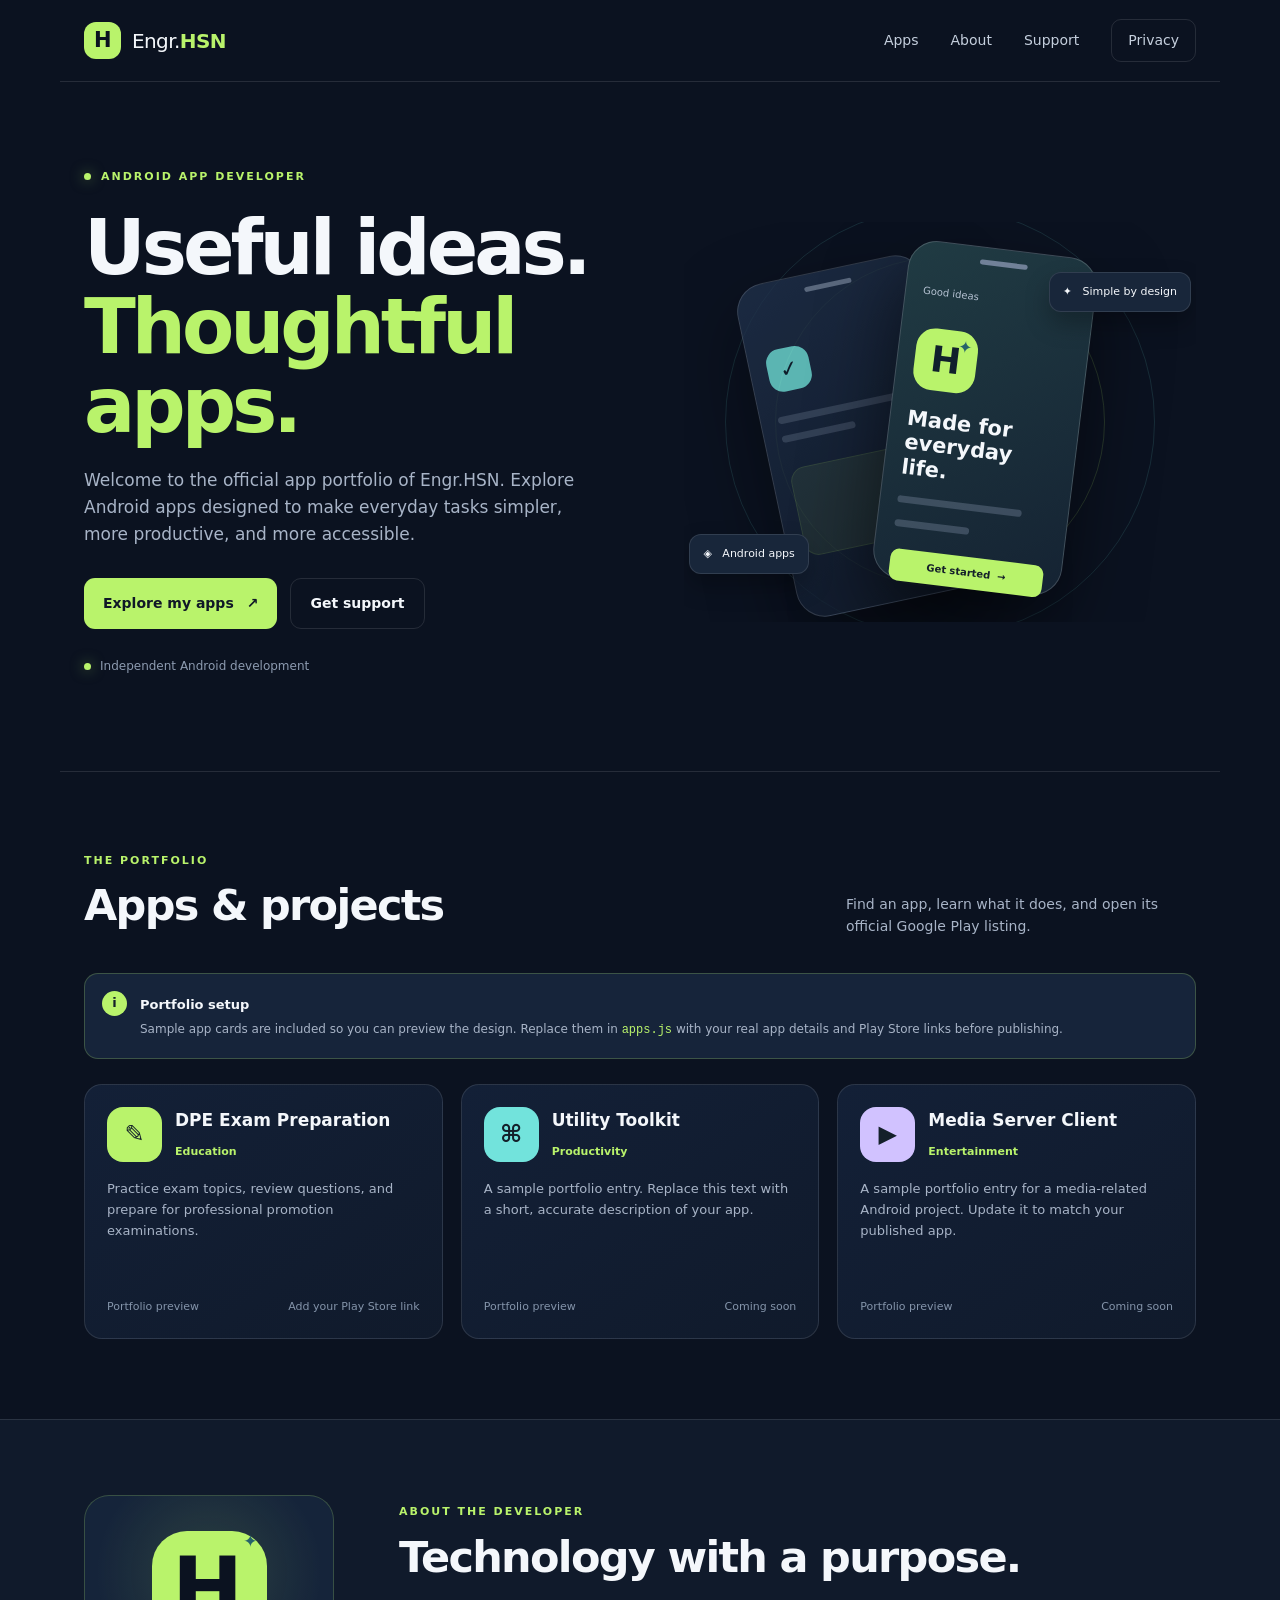
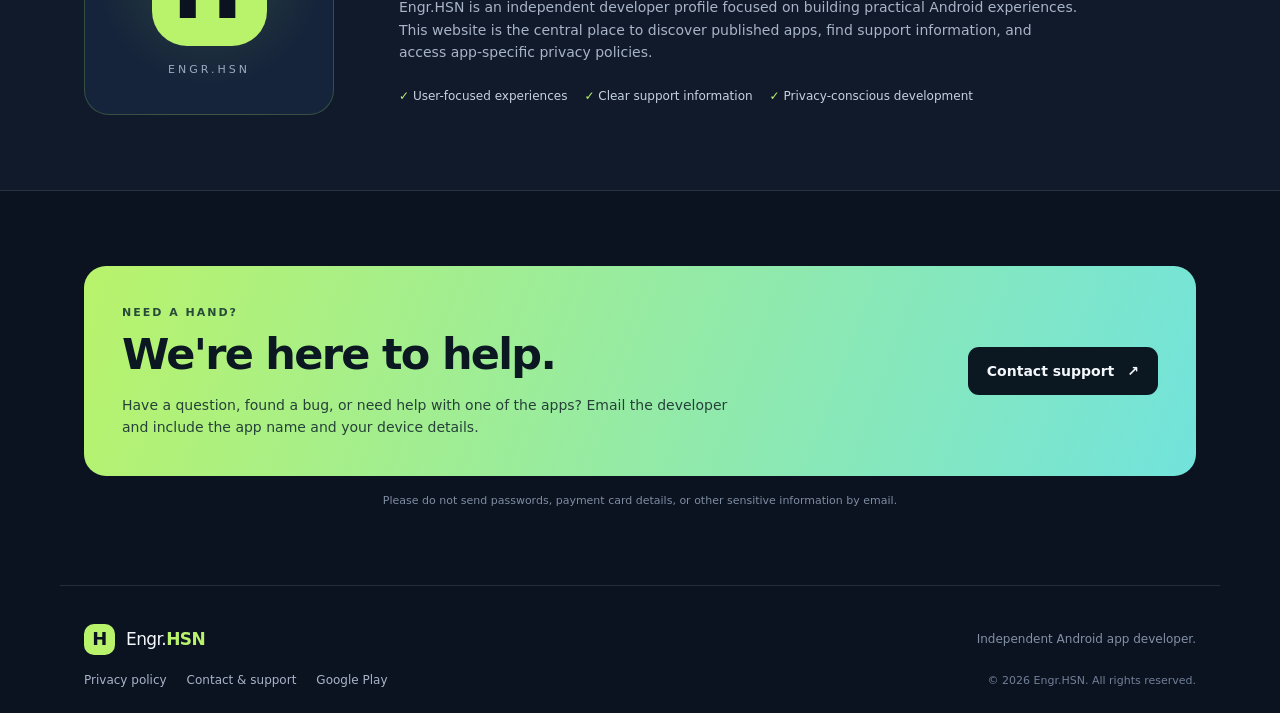
<file: index.html>
<!doctype html>
<html lang="en">
<head>
  <meta charset="utf-8">
  <meta name="viewport" content="width=device-width, initial-scale=1">
  <meta name="theme-color" content="#0b1220">
  <meta name="description" content="Official Android app portfolio of Engr.HSN. Discover apps, get support, and read privacy policies.">
  <title>Engr.HSN | Android App Developer</title>
  <link rel="icon" href="assets/favicon.svg" type="image/svg+xml">
  <link rel="stylesheet" href="styles.css">
</head>
<body>
  <header class="site-header">
    <a class="brand" href="index.html" aria-label="Engr.HSN home">
      <span class="brand-mark">H</span><span>Engr.<strong>HSN</strong></span>
    </a>
    <button class="menu-toggle" aria-expanded="false" aria-controls="main-nav" aria-label="Toggle navigation">☰</button>
    <nav id="main-nav" class="nav">
      <a href="#apps">Apps</a><a href="#about">About</a><a href="#support">Support</a>
      <a class="nav-cta" href="privacy.html">Privacy</a>
    </nav>
  </header>

  <main>
    <section class="hero">
      <div class="hero-copy">
        <span class="eyebrow"><span class="pulse"></span> ANDROID APP DEVELOPER</span>
        <h1>Useful ideas.<br><span>Thoughtful apps.</span></h1>
        <p class="hero-intro">Welcome to the official app portfolio of Engr.HSN. Explore Android apps designed to make everyday tasks simpler, more productive, and more accessible.</p>
        <div class="hero-actions">
          <a class="button button-primary" href="#apps">Explore my apps <span aria-hidden="true">↗</span></a>
          <a class="button button-secondary" href="#support">Get support</a>
        </div>
        <div class="hero-meta"><span class="meta-dot"></span> Independent Android development</div>
      </div>
      <div class="hero-art" aria-label="Decorative illustration of mobile app screens">
        <div class="orbit orbit-one"></div><div class="orbit orbit-two"></div>
        <div class="phone phone-back"><div class="phone-speaker"></div><div class="screen-mini"><span class="mini-icon">✓</span><span class="mini-line"></span><span class="mini-line short"></span><span class="mini-card"></span></div></div>
        <div class="phone phone-front"><div class="phone-speaker"></div><div class="phone-top"><span>Good ideas</span><span>•••</span></div><div class="app-symbol">H<span>✦</span></div><div class="phone-title">Made for<br>everyday life.</div><div class="phone-line"></div><div class="phone-line narrow"></div><div class="phone-button">Get started&nbsp; →</div></div>
        <span class="float-chip chip-one">✦ &nbsp; Simple by design</span><span class="float-chip chip-two">◈ &nbsp; Android apps</span>
      </div>
    </section>

    <section class="section apps-section" id="apps">
      <div class="section-heading"><div><span class="eyebrow">THE PORTFOLIO</span><h2>Apps & projects</h2></div><p>Find an app, learn what it does, and open its official Google Play listing.</p></div>
      <div class="notice" id="apps-notice"><span class="notice-icon">i</span><div><strong>Portfolio setup</strong><p>Sample app cards are included so you can preview the design. Replace them in <code>apps.js</code> with your real app details and Play Store links before publishing.</p></div></div>
      <div class="app-grid" id="app-grid" aria-live="polite"></div>
    </section>

    <section class="about-section" id="about">
      <div class="about-badge"><div class="big-h">H<span>✦</span></div><span>ENGR.HSN</span></div>
      <div class="about-copy"><span class="eyebrow">ABOUT THE DEVELOPER</span><h2>Technology with a purpose.</h2><p>Engr.HSN is an independent developer profile focused on building practical Android experiences. This website is the central place to discover published apps, find support information, and access app-specific privacy policies.</p><div class="about-points"><span>✓ User-focused experiences</span><span>✓ Clear support information</span><span>✓ Privacy-conscious development</span></div></div>
    </section>

    <section class="support-section section" id="support">
      <div class="support-panel"><div><span class="eyebrow">NEED A HAND?</span><h2>We're here to help.</h2><p>Have a question, found a bug, or need help with one of the apps? Email the developer and include the app name and your device details.</p></div><a class="button button-light" id="support-email-link" href="mailto:REPLACE_WITH_SUPPORT_EMAIL">Contact support <span aria-hidden="true">↗</span></a></div>
      <p class="support-small">Please do not send passwords, payment card details, or other sensitive information by email.</p>
    </section>
  </main>

  <footer class="site-footer">
    <a class="brand footer-brand" href="index.html"><span class="brand-mark">H</span><span>Engr.<strong>HSN</strong></span></a>
    <p>Independent Android app developer.</p>
    <div class="footer-links"><a href="privacy.html">Privacy policy</a><a href="#support">Contact & support</a><a href="https://play.google.com/store" target="_blank" rel="noopener noreferrer">Google Play</a></div>
    <div class="copyright">© <span id="year"></span> Engr.HSN. All rights reserved.</div>
  </footer>
  <script src="apps.js"></script><script src="script.js"></script>
</body>
</html>
</file>
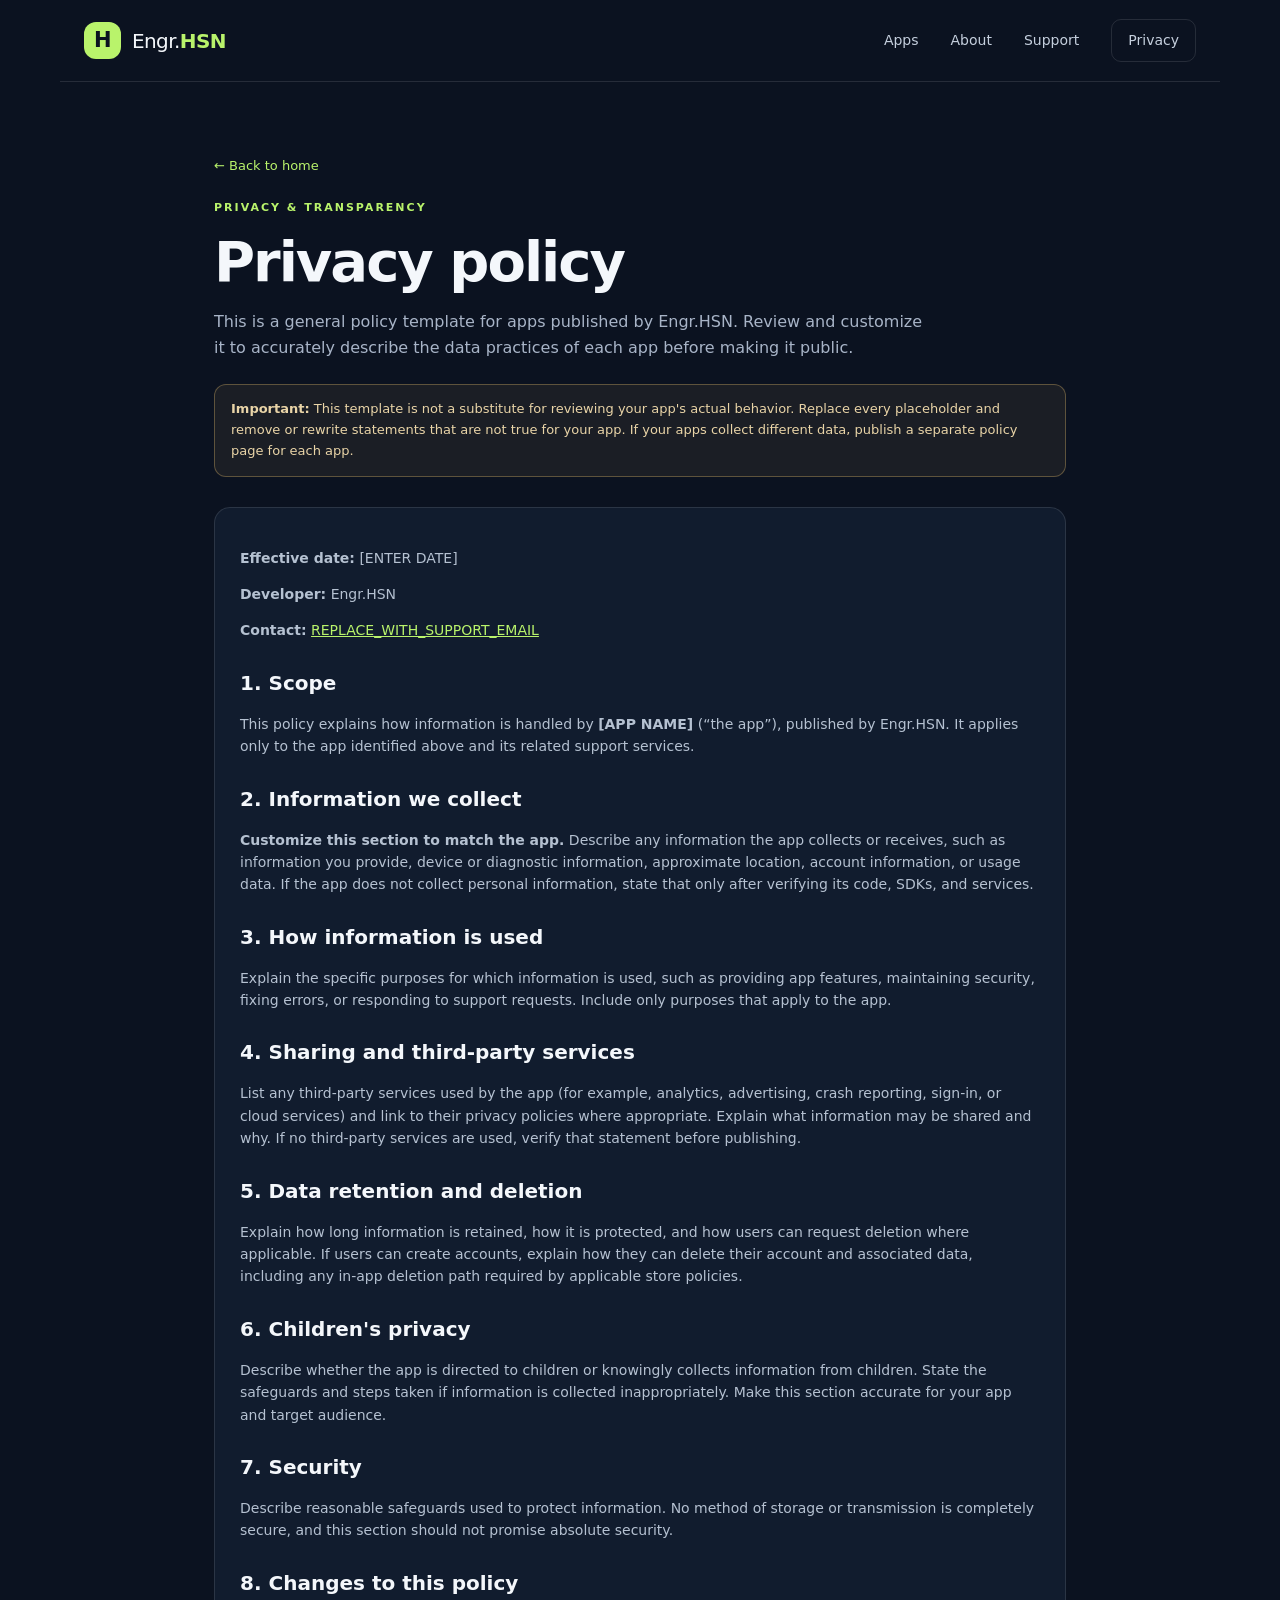
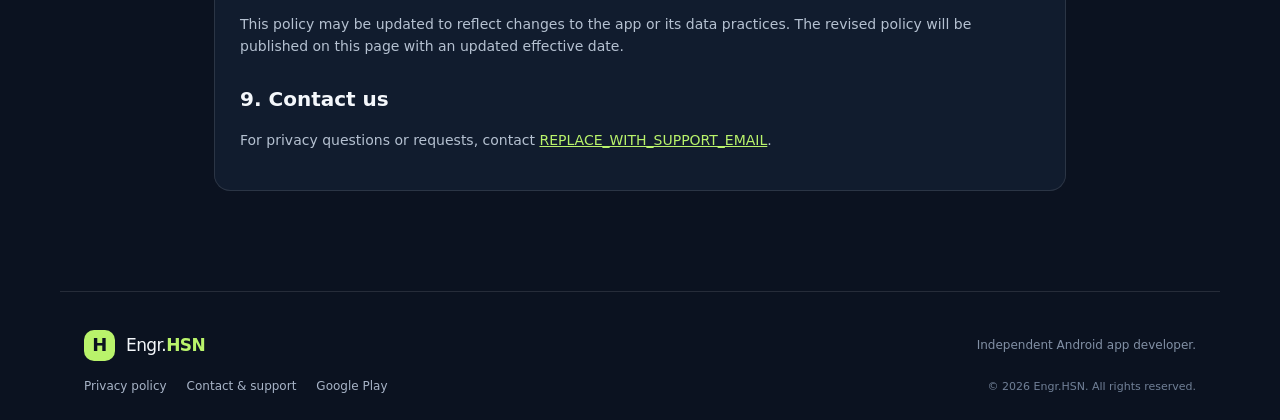
<file: privacy.html>
<!doctype html>
<html lang="en">
<head>
  <meta charset="utf-8"><meta name="viewport" content="width=device-width, initial-scale=1">
  <meta name="theme-color" content="#0b1220">
  <meta name="description" content="Privacy policy information for apps published by Engr.HSN.">
  <title>Privacy Policy | Engr.HSN</title><link rel="icon" href="assets/favicon.svg" type="image/svg+xml"><link rel="stylesheet" href="styles.css">
</head>
<body>
  <header class="site-header"><a class="brand" href="index.html"><span class="brand-mark">H</span><span>Engr.<strong>HSN</strong></span></a><button class="menu-toggle" aria-expanded="false" aria-controls="main-nav" aria-label="Toggle navigation">☰</button><nav id="main-nav" class="nav"><a href="index.html#apps">Apps</a><a href="index.html#about">About</a><a href="index.html#support">Support</a><a class="nav-cta" href="privacy.html">Privacy</a></nav></header>
  <main class="page-main">
    <a class="back-link" href="index.html">← Back to home</a>
    <span class="eyebrow">PRIVACY & TRANSPARENCY</span><h1>Privacy policy</h1>
    <p class="page-lead">This is a general policy template for apps published by Engr.HSN. Review and customize it to accurately describe the data practices of each app before making it public.</p>
    <div class="warning"><strong>Important:</strong> This template is not a substitute for reviewing your app's actual behavior. Replace every placeholder and remove or rewrite statements that are not true for your app. If your apps collect different data, publish a separate policy page for each app.</div>
    <article class="policy-box">
      <p><strong>Effective date:</strong> [ENTER DATE]</p>
      <p><strong>Developer:</strong> Engr.HSN</p>
      <p><strong>Contact:</strong> <a id="policy-email" href="mailto:REPLACE_WITH_SUPPORT_EMAIL">REPLACE_WITH_SUPPORT_EMAIL</a></p>
      <h2>1. Scope</h2><p>This policy explains how information is handled by <strong>[APP NAME]</strong> (“the app”), published by Engr.HSN. It applies only to the app identified above and its related support services.</p>
      <h2>2. Information we collect</h2><p><strong>Customize this section to match the app.</strong> Describe any information the app collects or receives, such as information you provide, device or diagnostic information, approximate location, account information, or usage data. If the app does not collect personal information, state that only after verifying its code, SDKs, and services.</p>
      <h2>3. How information is used</h2><p>Explain the specific purposes for which information is used, such as providing app features, maintaining security, fixing errors, or responding to support requests. Include only purposes that apply to the app.</p>
      <h2>4. Sharing and third-party services</h2><p>List any third-party services used by the app (for example, analytics, advertising, crash reporting, sign-in, or cloud services) and link to their privacy policies where appropriate. Explain what information may be shared and why. If no third-party services are used, verify that statement before publishing.</p>
      <h2>5. Data retention and deletion</h2><p>Explain how long information is retained, how it is protected, and how users can request deletion where applicable. If users can create accounts, explain how they can delete their account and associated data, including any in-app deletion path required by applicable store policies.</p>
      <h2>6. Children's privacy</h2><p>Describe whether the app is directed to children or knowingly collects information from children. State the safeguards and steps taken if information is collected inappropriately. Make this section accurate for your app and target audience.</p>
      <h2>7. Security</h2><p>Describe reasonable safeguards used to protect information. No method of storage or transmission is completely secure, and this section should not promise absolute security.</p>
      <h2>8. Changes to this policy</h2><p>This policy may be updated to reflect changes to the app or its data practices. The revised policy will be published on this page with an updated effective date.</p>
      <h2>9. Contact us</h2><p>For privacy questions or requests, contact <a id="policy-email-2" href="mailto:REPLACE_WITH_SUPPORT_EMAIL">REPLACE_WITH_SUPPORT_EMAIL</a>.</p>
    </article>
  </main>
  <footer class="site-footer"><a class="brand footer-brand" href="index.html"><span class="brand-mark">H</span><span>Engr.<strong>HSN</strong></span></a><p>Independent Android app developer.</p><div class="footer-links"><a href="privacy.html">Privacy policy</a><a href="index.html#support">Contact & support</a><a href="https://play.google.com/store" target="_blank" rel="noopener noreferrer">Google Play</a></div><div class="copyright">© <span id="year"></span> Engr.HSN. All rights reserved.</div></footer>
  <script src="apps.js"></script><script src="script.js"></script>
  <script>
    const email = window.DEVELOPER_CONFIG && window.DEVELOPER_CONFIG.supportEmail;
    if (email && !email.startsWith("REPLACE_")) {
      ["policy-email", "policy-email-2"].forEach(id => {
        const el = document.getElementById(id);
        if (el) { el.href = "mailto:" + email; el.textContent = email; }
      });
    }
  </script>
</body></html>
</file>
<file: styles.css>
:root{--bg:#0b1220;--panel:#111c2e;--panel2:#16243a;--text:#f4f7fb;--muted:#a8b4c7;--green:#b9f36b;--cyan:#72e3dc;--line:rgba(255,255,255,.11);--max:1160px}
*{box-sizing:border-box}html{scroll-behavior:smooth;scroll-padding-top:90px}body{margin:0;background:var(--bg);color:var(--text);font-family:Inter,ui-sans-serif,system-ui,-apple-system,BlinkMacSystemFont,"Segoe UI",sans-serif;line-height:1.6}a{color:inherit;text-decoration:none}.site-header{height:82px;display:flex;align-items:center;justify-content:space-between;max-width:var(--max);padding:0 24px;margin:auto;border-bottom:1px solid var(--line)}.brand{display:inline-flex;align-items:center;gap:11px;font-size:20px;letter-spacing:-.6px}.brand strong{color:var(--green)}.brand-mark{display:grid;place-items:center;width:37px;height:37px;border-radius:12px;background:var(--green);color:#0b1220;font-weight:900;font-size:21px}.nav{display:flex;align-items:center;gap:32px;color:#c5cfdd;font-size:14px}.nav a:hover,.footer-links a:hover{color:var(--green)}.nav-cta{border:1px solid var(--line);padding:9px 16px;border-radius:10px}.menu-toggle{display:none;background:none;border:0;color:white;font-size:25px}.hero{max-width:var(--max);margin:auto;padding:86px 24px 95px;display:grid;grid-template-columns:1.05fr .95fr;align-items:center;gap:35px;min-height:570px}.eyebrow{display:block;color:var(--green);font-size:11px;font-weight:800;letter-spacing:2px}.hero .eyebrow{display:flex;align-items:center;gap:10px}.pulse,.meta-dot{width:7px;height:7px;border-radius:50%;background:var(--green);display:inline-block;box-shadow:0 0 14px #b9f36b80}.hero h1{font-size:clamp(46px,6vw,76px);line-height:1.04;letter-spacing:-4px;margin:22px 0}.hero h1 span{color:var(--green)}.hero-intro{color:var(--muted);max-width:525px;font-size:17px}.hero-actions{display:flex;gap:13px;flex-wrap:wrap;margin-top:30px}.button{display:inline-flex;align-items:center;justify-content:center;gap:13px;padding:13px 19px;border-radius:11px;font-size:14px;font-weight:750;transition:transform .2s,background .2s}.button:hover{transform:translateY(-2px)}.button-primary{background:var(--green);color:#101827}.button-secondary{border:1px solid var(--line);color:var(--text)}.hero-meta{display:flex;align-items:center;gap:9px;color:#8d9bb0;font-size:12px;margin-top:28px}.hero-art{height:400px;position:relative;display:grid;place-items:center;overflow:hidden}.orbit{position:absolute;border:1px solid #b9f36b2b;border-radius:50%;width:330px;height:330px}.orbit-two{width:430px;height:430px;border-color:#72e3dc20}.phone{position:absolute;width:190px;height:340px;border-radius:29px;border:1px solid #ffffff2c;background:linear-gradient(150deg,#20314b,#111b2b);box-shadow:0 35px 75px #0008;padding:22px 17px}.phone-back{transform:translate(-80px,14px) rotate(-12deg);opacity:.78}.phone-front{transform:translate(45px,-4px) rotate(7deg);background:linear-gradient(150deg,#203b43,#152333);z-index:2}.phone-speaker{height:5px;width:48px;border-radius:10px;background:#718198;margin:-10px auto 25px}.screen-mini{padding-top:25px}.mini-icon{display:grid;place-items:center;background:var(--cyan);color:#10202c;width:43px;height:43px;border-radius:14px;font-size:22px;margin-bottom:24px}.mini-line,.phone-line{display:block;height:7px;width:125px;border-radius:5px;background:#8797ad55;margin:12px 0}.mini-line.short,.phone-line.narrow{width:75px}.mini-card{display:block;height:90px;background:#b9f36b18;border:1px solid #b9f36b22;border-radius:15px;margin-top:27px}.phone-top{display:flex;justify-content:space-between;font-size:10px;color:#b4c1d1}.app-symbol{display:grid;place-items:center;position:relative;width:62px;height:62px;background:var(--green);border-radius:19px;color:#10202c;font-size:36px;font-weight:900;margin:28px 0 18px}.app-symbol span,.big-h span{position:absolute;font-size:17px;right:6px;top:2px;color:#27636a}.phone-title{font-size:21px;line-height:1.16;font-weight:800}.phone-line{margin-top:17px}.phone-button{background:var(--green);color:#15202a;text-align:center;border-radius:9px;padding:8px;font-size:10px;font-weight:800;margin-top:22px}.float-chip{position:absolute;z-index:3;background:#18263a;border:1px solid var(--line);padding:10px 13px;border-radius:12px;font-size:11px;box-shadow:0 12px 25px #0004}.chip-one{top:50px;right:5px}.chip-two{bottom:48px;left:5px}.section{max-width:var(--max);margin:auto;padding:80px 24px}.apps-section{border-top:1px solid var(--line)}.section-heading{display:flex;align-items:end;justify-content:space-between;gap:25px;margin-bottom:30px}.section-heading h2,.about-copy h2,.support-panel h2{font-size:clamp(31px,4vw,43px);letter-spacing:-1.7px;line-height:1.15;margin:12px 0}.section-heading>p{max-width:350px;color:var(--muted);font-size:14px;margin:0 0 5px}.notice{display:flex;gap:13px;background:#16243a;border:1px solid #b9f36b3b;padding:17px;border-radius:14px;margin-bottom:25px}.notice-icon{flex-shrink:0;width:25px;height:25px;border-radius:50%;display:grid;place-items:center;color:#14202a;background:var(--green);font-weight:900;font-size:13px}.notice strong{font-size:13px}.notice p{font-size:12px;color:var(--muted);margin:4px 0 0}.notice code{color:var(--green)}.app-grid{display:grid;grid-template-columns:repeat(3,1fr);gap:18px}.app-card{border:1px solid var(--line);border-radius:18px;padding:22px;background:linear-gradient(145deg,#132037,#101a2b);min-height:255px;display:flex;flex-direction:column}.app-card-top{display:flex;align-items:center;gap:13px}.app-icon{width:55px;height:55px;border-radius:16px;display:grid;place-items:center;background:var(--icon-bg,#b9f36b);color:#14202a;font-size:24px;font-weight:900}.app-card h3{font-size:17px;margin:0 0 3px}.app-category{color:var(--green);font-size:11px;font-weight:700}.app-card p{font-size:13px;color:var(--muted);margin:17px 0 23px}.app-card-bottom{display:flex;align-items:center;justify-content:space-between;margin-top:auto;gap:8px}.app-status{color:#8494aa;font-size:11px}.app-link{font-size:12px;font-weight:800;color:var(--green)}.about-section{background:#101a2b;border-top:1px solid var(--line);border-bottom:1px solid var(--line);padding:75px max(24px,calc((100% - var(--max))/2 + 24px));display:grid;grid-template-columns:250px 1fr;align-items:center;gap:65px}.about-badge{height:220px;border-radius:25px;border:1px solid #b9f36b35;background:radial-gradient(circle at 50% 35%,#b9f36b22,transparent 60%),#15243a;display:flex;flex-direction:column;align-items:center;justify-content:center;gap:15px;color:#9baabe;font-size:11px;letter-spacing:3px}.big-h{position:relative;display:grid;place-items:center;background:var(--green);color:#0b1220;font-size:85px;font-weight:900;width:115px;height:115px;border-radius:35px;line-height:1}.about-copy p{color:var(--muted);max-width:680px;font-size:14px}.about-points{display:flex;gap:17px;flex-wrap:wrap;margin-top:23px;color:#c6d2df;font-size:12px}.about-points span:first-letter{color:var(--green)}.support-section{padding-top:75px;padding-bottom:75px}.support-panel{display:flex;align-items:center;justify-content:space-between;gap:25px;padding:38px;border-radius:22px;background:linear-gradient(110deg,#b9f36b,#72e3dc);color:#0b1822}.support-panel .eyebrow{color:#284b39}.support-panel h2{margin:9px 0}.support-panel p{max-width:620px;font-size:14px;color:#254139;margin-bottom:0}.button-light{background:#0b1822;color:#f4f7fb;white-space:nowrap}.support-small{font-size:11px;color:#7f8da2;text-align:center;margin:16px 0 0}.site-footer{max-width:var(--max);padding:32px 24px 24px;margin:auto;border-top:1px solid var(--line);display:grid;grid-template-columns:1fr 1fr;align-items:center;gap:10px}.footer-brand{font-size:17px}.footer-brand .brand-mark{width:31px;height:31px;font-size:18px;border-radius:10px}.site-footer>p{justify-self:end;color:#8290a5;font-size:12px}.footer-links{display:flex;gap:20px;flex-wrap:wrap;color:#a8b4c7;font-size:12px}.copyright{justify-self:end;color:#718097;font-size:11px}
.page-main{max-width:900px;margin:auto;padding:70px 24px 100px;min-height:65vh}.page-main h1{font-size:clamp(37px,5vw,56px);line-height:1.1;letter-spacing:-2px;margin:15px 0}.page-lead{color:var(--muted);max-width:720px}.policy-box{border:1px solid var(--line);border-radius:16px;padding:25px;margin-top:30px;background:#111c2e}.policy-box h2{font-size:20px;margin:25px 0 7px}.policy-box h2:first-child{margin-top:0}.policy-box p,.policy-box li{color:#b5c1d1;font-size:14px}.policy-box a{color:var(--green);text-decoration:underline}.warning{padding:14px 16px;border:1px solid #e8bd6d55;background:#e8bd6d12;border-radius:12px;color:#e9d4a7;font-size:13px;margin-top:24px}.back-link{display:inline-block;margin-bottom:22px;color:var(--green);font-size:13px}
@media(max-width:800px){.hero{grid-template-columns:1fr;padding-top:65px;gap:0}.hero-art{height:360px}.section-heading{align-items:start;flex-direction:column}.app-grid{grid-template-columns:repeat(2,1fr)}.about-section{grid-template-columns:180px 1fr;gap:30px}.about-badge{height:190px}.big-h{width:90px;height:90px;font-size:68px}.support-panel{align-items:flex-start;flex-direction:column}.site-footer{grid-template-columns:1fr}.site-footer>p,.copyright{justify-self:start}.footer-links{grid-row:3}}
@media(max-width:560px){.site-header{height:70px}.menu-toggle{display:block}.nav{display:none;position:absolute;z-index:10;top:70px;left:0;right:0;padding:18px 24px 24px;background:#101a2b;border-bottom:1px solid var(--line);flex-direction:column;align-items:flex-start;gap:18px}.nav.open{display:flex}.hero{padding:56px 22px 45px}.hero h1{letter-spacing:-2.7px}.hero-intro{font-size:15px}.hero-art{height:330px;transform:scale(.9);margin:0 -20px}.section{padding:60px 22px}.app-grid{grid-template-columns:1fr}.app-card{min-height:230px}.about-section{padding:55px 22px;grid-template-columns:1fr;gap:25px}.about-badge{height:165px}.big-h{width:75px;height:75px;font-size:56px}.support-panel{padding:26px 22px}.support-panel h2{font-size:34px}.site-footer{padding:28px 22px}.footer-links{gap:13px}.page-main{padding:48px 22px 75px}.policy-box{padding:19px}}
@media(prefers-reduced-motion:reduce){html{scroll-behavior:auto}*,*::before,*::after{transition:none!important}}
</file>
